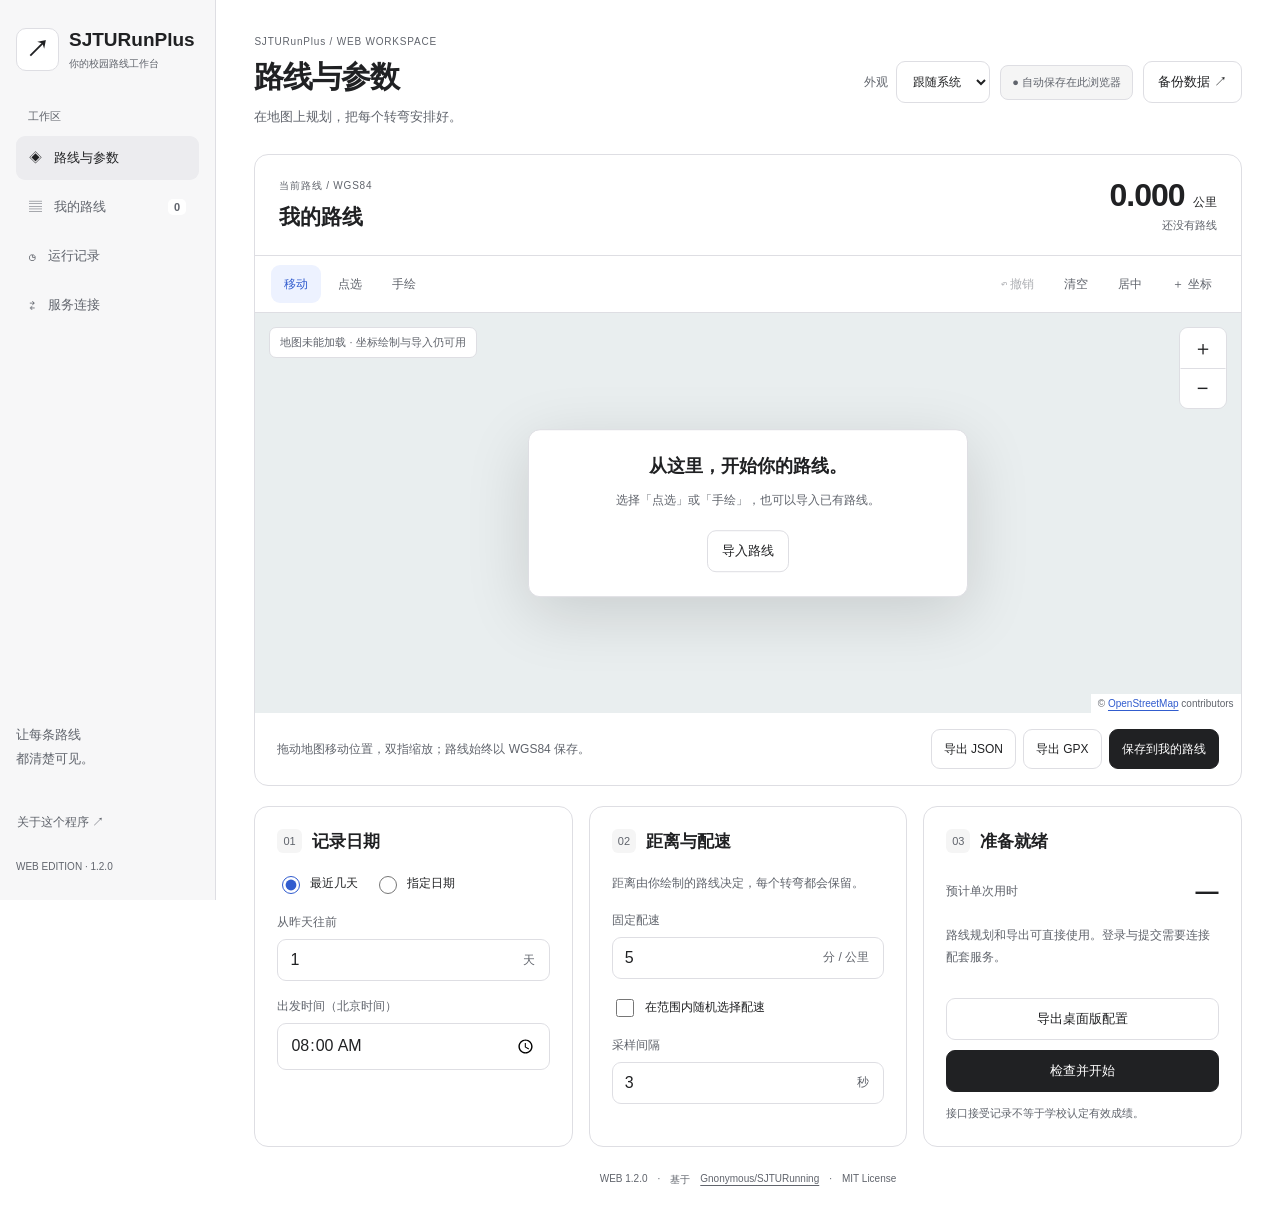
<file: web/static/index.html>
<!doctype html>
<html lang="zh-CN">
<head>
<meta charset="utf-8"><meta name="viewport" content="width=device-width, initial-scale=1, viewport-fit=cover">
<meta name="theme-color" content="#ffffff"><meta name="description" content="SJTURunPlus Web：适配手机与电脑的路线工作台，绘制、管理和导出你的路线。">
<script src="./theme.js"></script>
<link rel="icon" href="./icon.png" type="image/png"><link rel="manifest" href="./manifest.webmanifest"><link rel="stylesheet" href="./style.css">
<title>SJTURunPlus · Web 路线工作台</title>
</head>
<body>
<aside class="sidebar"><a class="brand" href="#workspace"><span class="brand-mark">↗</span><span>SJTURunPlus<small>你的校园路线工作台</small></span></a><div class="nav-caption">工作区</div><nav aria-label="工作区"><button data-page="workspace" class="active">◈ <span>路线与参数</span></button><button data-page="library">▤ <span>我的路线</span><b id="library-count">0</b></button><button data-page="records">◷ <span>运行记录</span></button><button data-page="connection">⇄ <span>服务连接</span></button></nav><div class="sidebar-bottom"><p>让每条路线<br>都清楚可见。</p><button id="about-open" class="text-button">关于这个程序 ↗</button><small>WEB EDITION · 1.2.0</small></div></aside>
<main>
<header><div><div class="eyebrow">SJTURunPlus / WEB WORKSPACE</div><h1 id="page-title">路线与参数</h1><p id="page-description">在地图上规划，把每个转弯安排好。</p></div><div class="header-actions"><label class="theme-control" for="theme-select"><span>外观</span><select id="theme-select" aria-label="外观模式"><option value="system">跟随系统</option><option value="light">日间模式</option><option value="dark">夜间模式</option></select></label><span class="status-pill" id="storage-status">● 自动保存在此浏览器</span><button id="backup-export" class="secondary">备份数据 ↗</button></div></header>
<section id="page-workspace" class="page active">
<div class="map-card"><div class="map-heading"><div><span class="eyebrow">当前路线 / WGS84</span><input id="route-name" aria-label="路线名称" maxlength="80" placeholder="给路线起个名字" value="我的路线"></div><div class="metric"><strong id="route-km">0.000</strong><span>公里</span><small id="route-points">还没有路线</small></div></div>
<div class="map-toolbar"><div class="tool-group" role="group" aria-label="绘制模式"><button data-tool="pan" class="selected">移动</button><button data-tool="click">点选</button><button data-tool="draw">手绘</button></div><div class="tool-group"><button id="undo" title="撤销上一笔">↶ 撤销</button><button id="clear-route">清空</button><button id="fit-route">居中</button><button id="coordinate-open">＋ 坐标</button></div></div>
<div id="map" class="map" aria-label="路线地图"><canvas id="map-canvas" tabindex="0" aria-label="地图画布，点选或手绘模式可绘制路线"></canvas><div class="map-state" id="map-state">地图加载中…</div><div class="zoom-controls"><button id="zoom-in" aria-label="放大地图">＋</button><button id="zoom-out" aria-label="缩小地图">−</button></div><div class="empty-map" id="empty-map"><strong>从这里，开始你的路线。</strong><span>选择「点选」或「手绘」，也可以导入已有路线。</span><button id="route-import" class="secondary">导入路线</button></div><div class="map-attribution">© <a href="https://www.openstreetmap.org/copyright" target="_blank" rel="noopener noreferrer">OpenStreetMap</a> contributors</div></div>
<div class="map-footer"><span id="map-hint">拖动地图移动位置，双指缩放；路线始终以 WGS84 保存。</span><div><button id="route-export" class="secondary">导出 JSON</button><button id="gpx-export" class="secondary">导出 GPX</button><button id="route-save" class="primary">保存到我的路线</button></div></div></div>
<div class="settings-grid"><article class="card"><div class="card-heading"><span class="card-number">01</span><h2>记录日期</h2></div><div class="radio-row"><label><input type="radio" name="date-mode" value="days" checked>最近几天</label><label><input type="radio" name="date-mode" value="dates">指定日期</label></div><div id="days-field" class="field"><label for="days">从昨天往前</label><div class="input-unit"><input id="days" type="number" min="1" max="31" step="1" value="1"><span>天</span></div></div><div id="dates-field" class="field" hidden><label for="dates">日期列表</label><textarea id="dates" placeholder="2026-10-10, 2026-10-11" rows="2"></textarea><small>用逗号或换行分隔，最多 31 个日期。</small></div><div class="field"><label for="departure-time">出发时间（北京时间）</label><input id="departure-time" type="time" value="08:00"></div></article>
<article class="card"><div class="card-heading"><span class="card-number">02</span><h2>距离与配速</h2></div><p class="field-note">距离由你绘制的路线决定，每个转弯都会保留。</p><div class="field"><label for="pace">固定配速</label><div class="input-unit"><input id="pace" type="number" min="3" max="9" step="0.1" value="5.0"><span>分 / 公里</span></div></div><label class="check-row"><input id="random-pace" type="checkbox">在范围内随机选择配速</label><div class="range-row" id="pace-range" hidden><label>最小<input id="pace-min" type="number" min="3" max="9" step="0.1" value="4.5"></label><label>最大<input id="pace-max" type="number" min="3" max="9" step="0.1" value="6.0"></label></div><div class="field"><label for="interval">采样间隔</label><div class="input-unit"><input id="interval" type="number" min="1" max="60" step="1" value="3"><span>秒</span></div></div></article>
<article class="card next-card"><div class="card-heading"><span class="card-number">03</span><h2>准备就绪</h2></div><div class="duration"><span>预计单次用时</span><strong id="duration">—</strong></div><p id="service-hint">路线规划和导出可直接使用。登录与提交需要连接配套服务。</p><button id="plan-export" class="secondary full">导出桌面版配置</button><button id="run-open" class="primary full">检查并开始</button><small>接口接受记录不等于学校认定有效成绩。</small></article></div>
</section>
<section id="page-library" class="page"><div class="section-actions"><p>保存在当前浏览器；导出备份可带到另一台设备。</p><button id="library-import" class="primary">导入路线</button></div><div id="route-list" class="route-list"></div></section>
<section id="page-records" class="page"><article class="card"><div class="card-heading"><h2>运行记录</h2><button id="records-refresh" class="secondary">刷新</button></div><p class="field-note">连接同一个服务，可在不同设备查看服务内的运行记录。服务重启后记录清空。</p><div id="job-list"></div></article><article class="card log-card"><div class="card-heading"><h2>任务日志</h2><button id="job-cancel" class="danger" hidden>停止任务</button></div><progress id="job-progress" max="100" value="0"></progress><pre id="job-log" aria-live="polite">选择一条运行记录以查看详情。</pre></article></section>
<section id="page-connection" class="page"><div class="connection-grid"><article class="card"><div class="card-heading"><h2>连接你的服务</h2><span id="connection-state" class="status-pill">未连接</span></div><p class="field-note">GitHub Pages 提供路线工作台。账号登录与提交由你运行的配套服务处理。</p><div class="field"><label for="service-url">服务地址</label><input id="service-url" type="url" placeholder="https://your-server.example.com"></div><div class="field"><label for="service-token">服务访问密钥</label><input id="service-token" type="password" autocomplete="off" placeholder="由你的服务端配置"></div><p class="field-note">访问密钥和账号密码只保留在本次页面内存中，刷新后需重新填写。</p><div class="button-row"><button id="service-connect" class="primary">测试并连接</button><button id="service-disconnect" class="secondary">断开</button></div></article><article class="card"><h2>多端使用</h2><ol class="steps"><li>手机与电脑都可直接打开这个页面。</li><li>绘制路线，保存到路线库或导出 JSON / GPX。</li><li>通过「备份数据」在设备间迁移路线与参数。</li><li>如需登录与提交，按仓库文档部署 Python 服务，并配置 HTTPS 地址。</li></ol><a href="https://github.com/yichenbert/SJTURunning/blob/main/web/README.md" target="_blank" rel="noopener noreferrer" class="doc-link">查看 Web 版部署说明 ↗</a><button id="backup-import" class="secondary full">恢复数据备份</button><button id="install-app" class="secondary full" hidden>添加到主屏幕</button></article></div></section>
<footer>WEB 1.2.0 <span>·</span> 基于 <a href="https://github.com/Gnonymous/SJTURunning" target="_blank" rel="noopener noreferrer">Gnonymous/SJTURunning</a> <span>·</span> MIT License</footer>
</main>
<dialog id="coordinate-dialog"><form method="dialog"><div class="dialog-heading"><h2>添加坐标点</h2><button value="cancel" aria-label="关闭">×</button></div><p>请输入 WGS84 坐标，按顺序添加到当前路线。</p><div class="field"><label for="latitude">纬度</label><input id="latitude" type="number" step="any" min="-85" max="85" value="31.0285"></div><div class="field"><label for="longitude">经度</label><input id="longitude" type="number" step="any" min="-180" max="180" value="121.4445"></div><button id="coordinate-add" type="button" class="primary full">添加到路线</button></form></dialog>
<dialog id="confirm-dialog"><form method="dialog"><div class="dialog-heading"><h2>确认本次任务</h2><button value="cancel" aria-label="关闭">×</button></div><div id="run-summary" class="summary"></div><div class="field"><label for="username">Jaccount 用户名</label><input id="username" autocomplete="username"></div><div class="field"><label for="password">密码</label><input id="password" type="password" autocomplete="current-password"></div><p class="field-note">账号信息发送到你连接的服务，仅用于本次任务。请遵守学校相关规定。</p><button id="run-confirm" type="button" class="primary full">确认并开始</button></form></dialog>
<dialog id="about-dialog"><form method="dialog"><div class="dialog-heading"><h2>SJTURunPlus · Web 1.2.0</h2><button value="cancel" aria-label="关闭">×</button></div><p>适配手机、平板和电脑的校园路线工作台。</p><p>原作者：<a href="https://github.com/Labyrinth0419">Labyrinth0419</a><br>二改优化：<a href="https://github.com/accelerator-s">accelerator-s</a><br>三改维护及参考仓库：<a href="https://github.com/Gnonymous/SJTURunning">Gnonymous/SJTURunning</a><br>本版整理与发布：<a href="https://github.com/yichenbert">yichenbert</a></p><p>MIT License · 保留原版权声明。</p><button class="primary full">关闭</button></form></dialog>
<input id="file-input" type="file" accept=".json,application/json" hidden><div id="toast" role="status" hidden></div>
<script type="module" src="./app.mjs"></script>
</body></html>
</file>
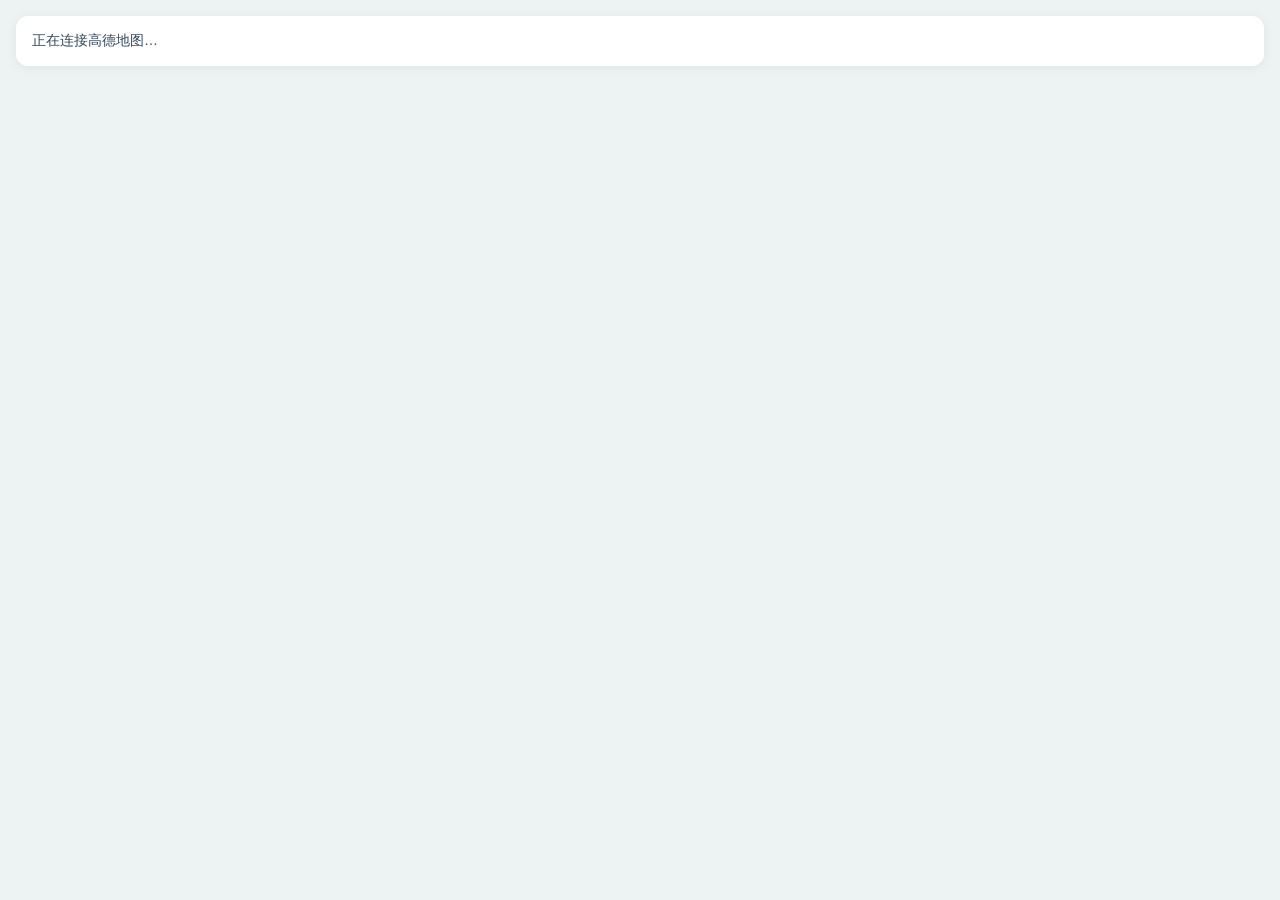
<file: assets/amap.html>
<!doctype html><html lang="zh-CN"><head><meta charset="utf-8"><meta name="viewport" content="width=device-width, initial-scale=1">
<style>html,body,#map{height:100%;width:100%;margin:0;background:#edf2f3;font-family:-apple-system,sans-serif}#notice{position:absolute;top:16px;left:16px;right:16px;padding:16px;background:#fff;border-radius:12px;color:#33485b;z-index:200;box-shadow:0 2px 12px #152a3610;font-size:14px}.node{width:10px;height:10px;background:white;border:2px solid #087f83;border-radius:50%}.endpoint{width:24px;height:24px;border:2px solid white;border-radius:50%;background:#087f83;color:white;text-align:center;line-height:24px;font-size:12px}.end{background:#c08634}</style>
<script src="qrc:///qtwebchannel/qwebchannel.js"></script></head><body><div id="map"></div><div id="notice">正在连接高德地图…</div>
<script>
'use strict';
let map, bridge, config, points=[], mode='click', line, markers=[], drawing=false, frame=0, loaded=false;
const notice=document.getElementById('notice');
function fail(){if(loaded)return;notice.textContent='高德地图未能加载。请在「地图来源」检查 Key、安全密钥和域名白名单，然后重试。';bridge.status('failed');}
function draw(){
  if(!map)return;
  line.setPath(points);
  markers.forEach(m=>map.remove(m));markers=[];
  if(drawing)return;
  const add=(i,content,drag)=>{
    const m=new AMap.Marker({position:points[i],content,anchor:'center',draggable:drag,bubble:false});
    map.add(m);markers.push(m);
    if(drag)m.on('dragend',e=>{points[i]=[e.lnglat.lng,e.lnglat.lat];commit();});
  };
  if(mode==='click'){
    const stride=Math.max(1,Math.ceil(points.length/80));
    for(let i=1;i<points.length-1;i+=stride)add(i,'<div class="node"></div>',true);
  }
  if(points.length){add(0,'<div class="endpoint">起</div>',mode==='click');if(points.length>1)add(points.length-1,'<div class="endpoint end">终</div>',mode==='click');}
}
function schedule(){if(!frame)frame=requestAnimationFrame(()=>{frame=0;draw();});}
function commit(){bridge.commit(JSON.stringify(points));schedule();}
function push(p){if(points.length>=5000){bridge.status('limit');return false;}points.push([p.lng,p.lat]);return true;}
function finish(){if(!drawing)return;drawing=false;commit();}
function setMode(value){finish();mode=value;if(map){map.setStatus({dragEnable:mode!=='freehand',doubleClickZoom:false});map.setDefaultCursor(mode==='pan'?'grab':'crosshair');schedule();}}
window.editor={snapshot(){finish();return JSON.stringify(points);},setRoute(value){points=value;drawing=false;schedule();},setMode,
 fit(){if(points.length)map.setFitView([line],false,[65,65,65,65],18);},
 campus(){map.setZoomAndCenter(16,config.center);},zoom(delta){map.setZoom(Math.max(3,Math.min(20,map.getZoom()+delta)));}};
function start(){
 try{
  map=new AMap.Map('map',{viewMode:'2D',zoom:16,center:config.center,resizeEnable:true,showLabel:true,doubleClickZoom:false});
  line=new AMap.Polyline({path:points,strokeColor:'#087f83',strokeWeight:5,borderWeight:2,isOutline:true,outlineColor:'white',lineJoin:'round',lineCap:'round',bubble:true});
  map.add(line);setMode(mode);draw();if(points.length)window.editor.fit();
  map.on('complete',()=>{loaded=true;notice.hidden=true;bridge.ready();});
  map.on('click',e=>{if(mode==='click'&&push(e.lnglat))commit();});
  map.on('mousedown',e=>{if(mode!=='freehand'||(e.originEvent&&e.originEvent.button!==0))return;drawing=true;push(e.lnglat);schedule();});
  map.on('mousemove',e=>{if(!drawing)return;const last=points[points.length-1];const a=last&&map.lngLatToContainer(last),b=map.lngLatToContainer(e.lnglat);if(!a||Math.hypot(a.getX()-b.getX(),a.getY()-b.getY())>=4){push(e.lnglat);schedule();}});
  map.on('mouseup',finish);document.addEventListener('mouseup',finish);window.addEventListener('blur',finish);
 }catch(e){fail();}
}
new QWebChannel(qt.webChannelTransport,channel=>{
 bridge=channel.objects.bridge;
 bridge.bootstrap(raw=>{
  config=JSON.parse(raw);points=config.points;mode=config.mode;
  window._AMapSecurityConfig={securityJsCode:config.security_code};
  const script=document.createElement('script');script.src='https://webapi.amap.com/maps?v=2.0&key='+encodeURIComponent(config.key);script.onload=start;script.onerror=fail;document.head.appendChild(script);
  setTimeout(fail,25000);
 });
});
</script></body></html>
</file>
<file: web/static/style.css>
:root {
  font-family: Inter, -apple-system, BlinkMacSystemFont, "Segoe UI", "PingFang SC", "Microsoft YaHei", sans-serif;
  color-scheme: light;
  --bg: #ffffff; --sidebar: #f7f7f8; --surface: #ffffff; --subtle: #f5f5f5;
  --ink: #202123; --muted: #60646c; --border: #dedee3; --hover: #ececef;
  --accent: #315cce; --accent-hover: #2448aa; --accent-soft: #edf2ff;
  --danger: #a62532; --danger-bg: #fff0f1; --focus: #315cce;
  --shadow: 0 16px 64px #00000024;
  color: var(--ink); background: var(--bg);
}
:root[data-theme=dark] {
  color-scheme: dark;
  --bg: #181818; --sidebar: #212121; --surface: #202020; --subtle: #292929;
  --ink: #ececec; --muted: #b3b3bc; --border: #434348; --hover: #333336;
  --accent: #a6bbff; --accent-hover: #c1cfff; --accent-soft: #29334b;
  --danger: #ffadb5; --danger-bg: #3b252a; --focus: #a6bbff;
  --shadow: 0 16px 64px #00000070;
}
* { box-sizing: border-box; }
body { margin: 0; }
button, input, textarea, select { font: inherit; }
button, a, input, textarea, select { -webkit-tap-highlight-color: transparent; }
button { cursor: pointer; border: 1px solid transparent; border-radius: 9px; padding: 10px 14px; background: transparent; color: inherit; font-size: 13px; font-weight: 500; min-height: 42px; }
button:disabled { opacity: .5; cursor: not-allowed; }
button:focus-visible, a:focus-visible, canvas:focus-visible, input:focus-visible, textarea:focus-visible, select:focus-visible { outline: 2px solid var(--focus); outline-offset: 3px; }
input, textarea, select { min-width: 0; width: 100%; border: 1px solid var(--border); border-radius: 9px; background: var(--surface); color: var(--ink); padding: 11px 12px; }
input::placeholder, textarea::placeholder { color: var(--muted); opacity: 1; }
input[type=checkbox], input[type=radio] { width: 18px; height: 18px; flex-shrink: 0; accent-color: var(--accent); padding: 0; }
a { color: var(--accent); text-underline-offset: 3px; }
h1, h2, p { margin-top: 0; }
h1 { font-size: 30px; letter-spacing: -.04em; font-weight: 600; margin-bottom: 8px; }
h2 { font-size: 17px; font-weight: 600; margin-bottom: 0; }
.sidebar { width: 216px; background: var(--sidebar); border-right: 1px solid var(--border); position: fixed; inset: 0 auto 0 0; padding: 28px 16px; display: flex; flex-direction: column; }
.brand { display: flex; align-items: center; gap: 10px; color: var(--ink); text-decoration: none; font-size: 19px; font-weight: 650; }
.brand-mark { border: 1px solid var(--border); background: var(--surface); border-radius: 10px; padding: 5px 9px; font-size: 23px; }
.brand small { display: block; font-size: 10px; font-weight: 400; margin-top: 6px; color: var(--muted); }
.nav-caption { font-size: 11px; color: var(--muted); margin: 38px 12px 12px; }
nav { display: grid; gap: 5px; }
nav button { text-align: left; padding: 12px; color: var(--muted); display: flex; gap: 12px; align-items: center; }
nav button:hover { background: var(--hover); }
nav button.active { background: var(--hover); color: var(--ink); }
nav b { margin-left: auto; font-size: 11px; background: var(--surface); padding: 2px 6px; border-radius: 5px; }
.sidebar-bottom { margin-top: auto; display: grid; gap: 18px; }
.sidebar-bottom p { font-size: 13px; line-height: 1.8; color: var(--muted); }
.sidebar-bottom small { font-size: 10px; color: var(--muted); }
.text-button { padding: 0; text-align: left; color: var(--muted); font-size: 12px; }
main { margin-left: 216px; padding: 36px clamp(20px, 3vw, 48px) 20px; max-width: 1660px; min-width: 0; }
header { display: flex; justify-content: space-between; gap: 20px; align-items: center; margin-bottom: 26px; }
header p { font-size: 13px; color: var(--muted); margin-bottom: 0; line-height: 1.7; }
.eyebrow { font-size: 10px; letter-spacing: .08em; color: var(--muted); margin-bottom: 10px; }
.header-actions { display: flex; align-items: center; gap: 10px; flex-wrap: wrap; justify-content: flex-end; }
.theme-control { display: flex; align-items: center; gap: 8px; font-size: 12px; color: var(--muted); }
.theme-control select { width: auto; min-height: 42px; font-size: 12px; }
.status-pill { display: inline-block; border: 1px solid var(--border); border-radius: 8px; font-size: 11px; background: var(--subtle); color: var(--muted); padding: 9px 11px; white-space: nowrap; }
.secondary { border-color: var(--border); background: var(--surface); color: var(--ink); }
.primary { background: var(--ink); color: var(--bg); border-color: var(--ink); }
.primary:hover { filter: brightness(.85); }
.secondary:hover { background: var(--hover); }
.danger { color: var(--danger); border-color: var(--danger); background: var(--danger-bg); }
.page { display: none; }
.page.active { display: block; }
.map-card, .card { background: var(--surface); border: 1px solid var(--border); border-radius: 14px; overflow: hidden; min-width: 0; }
.map-heading { display: flex; justify-content: space-between; align-items: center; padding: 22px 24px; gap: 20px; }
.map-heading > div:first-child { min-width: 0; flex: 1; }
.map-heading .eyebrow { display: block; }
.map-heading input { padding: 2px 0; border: 0; background: transparent; font-size: 21px; font-weight: 600; border-radius: 0; max-width: 420px; }
.metric { display: grid; grid-template-columns: auto auto; align-items: baseline; column-gap: 8px; text-align: right; flex-shrink: 0; }
.metric strong { font-size: 32px; letter-spacing: -1px; font-variant-numeric: tabular-nums; }
.metric span { font-size: 12px; }
.metric small { grid-column: 1/3; color: var(--muted); font-size: 11px; margin-top: 4px; }
.map-toolbar { padding: 9px 16px; border-block: 1px solid var(--border); display: flex; justify-content: space-between; flex-wrap: wrap; gap: 8px; }
.tool-group { display: flex; flex-wrap: wrap; gap: 4px; }
.tool-group button { color: var(--muted); font-size: 12px; min-height: 38px; padding: 7px 12px; }
.tool-group button:hover { background: var(--hover); }
.tool-group button.selected { color: var(--accent); background: var(--accent-soft); }
/* Keep geographic pixels unfiltered. Theme only the controls above the map. */
.map { position: relative; height: 400px; background: #e9eeef; isolation: isolate; overflow: hidden; }
#map-canvas { position: absolute; inset: 0; width: 100%; height: 100%; display: block; touch-action: none; cursor: grab; }
.map-state { position: absolute; left: 14px; top: 14px; background: var(--surface); color: var(--muted); border: 1px solid var(--border); font-size: 11px; padding: 7px 10px; border-radius: 7px; max-width: calc(100% - 76px); pointer-events: none; }
.zoom-controls { position: absolute; top: 14px; right: 14px; display: grid; border: 1px solid var(--border); border-radius: 9px; overflow: hidden; }
.zoom-controls button { background: var(--surface); color: var(--ink); border-radius: 0; font-size: 20px; padding: 2px 12px; min-height: 40px; }
.zoom-controls button + button { border-top: 1px solid var(--border); }
.empty-map { position: absolute; left: 50%; top: 50%; transform: translate(-50%, -50%); width: 90%; max-width: 440px; background: var(--surface); border: 1px solid var(--border); box-shadow: var(--shadow); padding: 24px; display: flex; flex-direction: column; align-items: center; text-align: center; border-radius: 12px; pointer-events: none; }
.empty-map strong { font-size: 18px; font-weight: 600; }
.empty-map span { font-size: 12px; color: var(--muted); margin: 12px 0 18px; line-height: 1.8; }
.empty-map button { pointer-events: auto; }
.map-attribution { position: absolute; right: 0; bottom: 0; background: var(--surface); font-size: 10px; color: var(--muted); padding: 4px 7px; }
.map-footer { display: flex; align-items: center; justify-content: space-between; padding: 16px 22px; gap: 14px; }
.map-footer > span { font-size: 12px; color: var(--muted); line-height: 1.7; }
.map-footer > div { display: flex; flex-wrap: wrap; gap: 7px; flex-shrink: 0; }
.map-footer button { font-size: 12px; padding: 9px 12px; min-height: 40px; }
.settings-grid { display: grid; grid-template-columns: 1fr 1fr 1fr; gap: 16px; margin-top: 20px; }
.card { padding: 22px; }
.card-heading { display: flex; align-items: center; gap: 10px; margin-bottom: 20px; flex-wrap: wrap; }
.card-heading button, .card-heading .status-pill { margin-left: auto; }
.card-number { font-size: 11px; background: var(--subtle); color: var(--muted); border-radius: 6px; padding: 6px; }
.radio-row, .check-row { display: flex; align-items: center; flex-wrap: wrap; gap: 16px; font-size: 12px; margin-bottom: 20px; }
.radio-row label { display: flex; gap: 7px; align-items: center; }
.field { margin: 17px 0; }
.field > label { display: block; font-size: 12px; font-weight: 500; color: var(--muted); margin-bottom: 8px; }
.field small, .field-note { font-size: 12px; color: var(--muted); line-height: 1.8; }
.field small { display: block; margin-top: 7px; }
.input-unit { display: flex; align-items: center; border: 1px solid var(--border); border-radius: 9px; background: var(--surface); }
.input-unit input { border: 0; background: transparent; }
.input-unit span { white-space: nowrap; font-size: 12px; color: var(--muted); padding-right: 14px; }
.check-row { gap: 8px; font-size: 12px; margin: 8px 0; }
.range-row { display: flex; gap: 12px; margin-top: 14px; font-size: 12px; color: var(--muted); }
.range-row label { min-width: 0; }
.range-row input { margin-top: 7px; }
.duration { display: flex; justify-content: space-between; align-items: center; gap: 8px; margin: 25px 0 20px; }
.duration span { font-size: 12px; color: var(--muted); }
.duration strong { font-size: 23px; }
.next-card p { font-size: 12px; color: var(--muted); line-height: 1.8; margin-bottom: 20px; }
.full { width: 100%; margin-top: 10px; }
.next-card small { font-size: 11px; color: var(--muted); line-height: 1.8; display: block; margin-top: 12px; }
.section-actions { display: flex; justify-content: space-between; align-items: center; margin-bottom: 18px; gap: 15px; }
.section-actions p { font-size: 12px; color: var(--muted); margin: 0; line-height: 1.8; }
.route-list { display: grid; grid-template-columns: repeat(auto-fill,minmax(min(260px,100%),1fr)); gap: 16px; }
.route-item { background: var(--surface); border: 1px solid var(--border); border-radius: 12px; padding: 20px; min-width: 0; }
.route-item h2 { overflow-wrap: anywhere; margin: 15px 0 8px; }
.route-item svg { width: 100%; height: 100px; background: var(--subtle); border-radius: 8px; }
.route-item svg polyline { stroke: var(--accent); }
.route-item p { font-size: 12px; color: var(--muted); line-height: 1.8; }
.button-row { display: flex; gap: 8px; flex-wrap: wrap; }
.button-row button { font-size: 12px; padding: 8px 12px; }
.empty-state { background: var(--surface); border: 1px dashed var(--border); border-radius: 12px; padding: 50px 25px; text-align: center; color: var(--muted); grid-column: 1/-1; font-size: 13px; line-height: 1.8; }
.connection-grid { display: grid; grid-template-columns: 1.2fr 1fr; gap: 20px; max-width: 1000px; }
.steps { font-size: 12px; color: var(--muted); line-height: 2.5; padding-left: 19px; margin: 21px 0; }
.doc-link { font-size: 12px; display: block; margin: 18px 0; }
.log-card { margin-top: 20px; }
progress { width: 100%; accent-color: var(--accent); height: 6px; }
pre { white-space: pre-wrap; word-break: break-word; font-size: 12px; line-height: 1.9; color: var(--muted); max-height: 400px; overflow: auto; }
#job-list { display: grid; gap: 9px; font-size: 13px; }
.job-row { display: flex; align-items: center; flex-wrap: wrap; gap: 14px; border: 1px solid var(--border); border-radius: 10px; padding: 14px; text-align: left; width: 100%; background: var(--surface); overflow-wrap: anywhere; }
.job-row span { margin-left: auto; font-size: 12px; color: var(--accent); }
footer { margin: 26px 0 0; display: flex; gap: 10px; justify-content: center; flex-wrap: wrap; font-size: 10px; color: var(--muted); }
footer a { color: var(--muted); }
dialog { background: var(--surface); border: 1px solid var(--border); border-radius: 16px; width: min(480px,calc(100% - 28px)); max-height: calc(100dvh - 32px); overflow: auto; padding: 25px; color: var(--ink); box-shadow: var(--shadow); }
dialog::backdrop { background: #00000070; }
.dialog-heading { display: flex; align-items: center; justify-content: space-between; margin-bottom: 20px; gap: 10px; }
.dialog-heading button { padding: 4px 10px; font-size: 23px; color: var(--muted); }
dialog p { font-size: 12px; line-height: 2; color: var(--muted); }
dialog .summary { padding: 14px; background: var(--subtle); border-radius: 10px; font-size: 12px; line-height: 2; white-space: pre-wrap; overflow-wrap: anywhere; }
#toast { position: fixed; bottom: 25px; left: calc(50% + 108px); transform: translateX(-50%); background: var(--ink); color: var(--bg); border-radius: 10px; box-shadow: var(--shadow); padding: 13px 21px; z-index: 100; font-size: 12px; max-width: calc(100vw - 28px); line-height: 1.8; }
[hidden] { display: none !important; }
@media(min-width:1450px) { .map { height: 470px; } }
@media(max-width:1200px) {
  .header-actions .status-pill { display: none; }
  .map-footer { align-items: flex-start; flex-direction: column; }
  .map-footer > div { align-self: flex-end; }
  .settings-grid { grid-template-columns: 1fr 1fr; }
  .next-card { grid-column: 1/-1; }
  .connection-grid { grid-template-columns: 1fr; }
}
@media(max-width:850px) {
  header { align-items: flex-start; }
  .header-actions { max-width: 145px; }
  .theme-control > span { display: none; }
}
@media(max-width:720px) {
  body { padding-bottom: calc(78px + env(safe-area-inset-bottom)); }
  .sidebar { width: 100%; top: auto; bottom: 0; padding: 6px 8px max(8px,env(safe-area-inset-bottom)); z-index: 50; border-right: 0; border-top: 1px solid var(--border); }
  .sidebar .brand, .nav-caption, .sidebar-bottom { display: none; }
  nav { grid-template-columns: repeat(4,minmax(0,1fr)); gap: 3px; }
  nav button { font-size: 18px; justify-content: center; flex-direction: column; gap: 5px; padding: 7px 1px; min-height: 53px; }
  nav button span { font-size: 11px; }
  nav b { display: none; }
  main { margin: 0; padding: 24px 14px 14px; }
  header { gap: 12px; margin-bottom: 22px; }
  header > div:first-child { min-width: 0; flex: 1; }
  .eyebrow { font-size: 9px; letter-spacing: .03em; }
  h1 { font-size: 26px; }
  header p { font-size: 12px; }
  .header-actions { gap: 6px; max-width: 112px; flex-shrink: 0; }
  .header-actions button, .theme-control select { font-size: 12px; padding: 8px 10px; min-height: 40px; }
  .map-heading { padding: 18px 16px; gap: 8px; }
  .map-heading .eyebrow { display: block; }
.map-heading input { font-size: 18px; }
  .metric strong { font-size: 26px; }
  .metric span { font-size: 11px; }
  .map-toolbar { padding: 8px; gap: 4px; }
  .tool-group button { padding: 7px 9px; min-height: 40px; }
  .map { height: 350px; }
  .map-footer { padding: 14px; gap: 10px; }
  .map-footer > div { width: 100%; gap: 5px; align-self: auto; }
  .map-footer button { padding: 8px; flex: 1; font-size: 11px; }
  .map-footer .primary { flex: 1.6; }
  .empty-map { max-width: 310px; padding: 20px 16px; }
  .empty-map strong { font-size: 16px; }
  .settings-grid { grid-template-columns: 1fr; gap: 12px; margin-top: 14px; }
  .card { padding: 20px; }
  .next-card { grid-column: auto; }
  .connection-grid { gap: 14px; }
  .section-actions { align-items: flex-start; }
  .section-actions button { flex-shrink: 0; }
  #toast { bottom: calc(90px + env(safe-area-inset-bottom)); left: 50%; width: max-content; }
  .steps { line-height: 2.2; }
}
</file>
